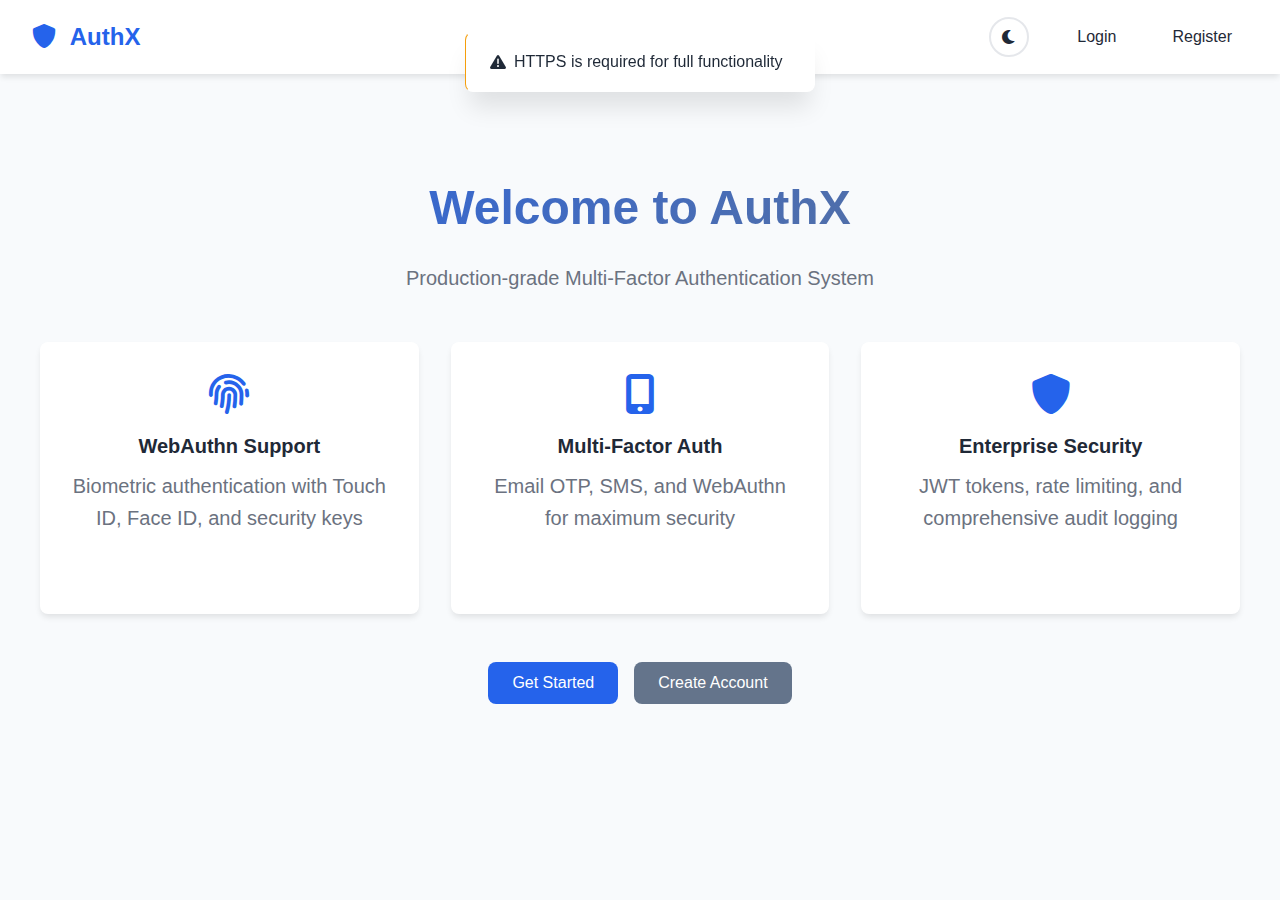
<file: frontend/index.html>
<!DOCTYPE html>
<html lang="en">
<head>
    <meta charset="UTF-8">
    <meta name="viewport" content="width=device-width, initial-scale=1.0">
    <title>AuthX - Secure Authentication System</title>
    <link rel="stylesheet" href="css/style.css">
    <link href="https://cdnjs.cloudflare.com/ajax/libs/font-awesome/6.0.0/css/all.min.css" rel="stylesheet">
</head>
<body>
    <div class="container">
        <!-- Navigation -->
        <nav class="navbar" id="navbar">
            <div class="nav-brand" onclick="showHome()" style="cursor: pointer;" title="Go to Home">
                <h1><i class="fas fa-shield-alt"></i> AuthX</h1>
            </div>
            <div class="nav-menu" id="nav-menu">
                <button class="theme-toggle" onclick="toggleTheme()" title="Toggle Dark/Light Mode">
                    <i class="fas fa-moon" id="theme-icon"></i>
                </button>
                <a href="#" class="nav-link" onclick="showLogin()">Login</a>
                <a href="#" class="nav-link" onclick="showRegister()">Register</a>
                <a href="#" class="nav-link" onclick="showDashboard()" id="dashboard-link" style="display: none;">Dashboard</a>
                <a href="#" class="nav-link" onclick="showAdmin()" id="admin-link" style="display: none;">Admin</a>
                <a href="#" class="nav-link" onclick="logout()" id="logout-link" style="display: none;">Logout</a>
            </div>
        </nav>

        <!-- Main Content -->
        <main class="main-content">
            <!-- Welcome Section -->
            <section id="welcome-section" class="section active">
                <div class="hero">
                    <h1>Welcome to AuthX</h1>
                    <p>Production-grade Multi-Factor Authentication System</p>
                    <div class="features">
                        <div class="feature-card">
                            <i class="fas fa-fingerprint"></i>
                            <h3>WebAuthn Support</h3>
                            <p>Biometric authentication with Touch ID, Face ID, and security keys</p>
                        </div>
                        <div class="feature-card">
                            <i class="fas fa-mobile-alt"></i>
                            <h3>Multi-Factor Auth</h3>
                            <p>Email OTP, SMS, and WebAuthn for maximum security</p>
                        </div>
                        <div class="feature-card">
                            <i class="fas fa-shield-alt"></i>
                            <h3>Enterprise Security</h3>
                            <p>JWT tokens, rate limiting, and comprehensive audit logging</p>
                        </div>
                    </div>
                    <div class="cta-buttons">
                        <button class="btn btn-primary" onclick="showLogin()">Get Started</button>
                        <button class="btn btn-secondary" onclick="showRegister()">Create Account</button>
                    </div>
                </div>
            </section>

            <!-- Login Section -->
            <section id="login-section" class="section">
                <div class="auth-container">
                    <div class="auth-card">
                        <h2><i class="fas fa-sign-in-alt"></i> Sign In</h2>
                        <form id="login-form">
                            <div class="form-group">
                                <label for="login-email">Email</label>
                                <input type="email" id="login-email" required>
                            </div>
                            <div class="form-group">
                                <label for="login-password">Password</label>
                                <input type="password" id="login-password" required>
                            </div>
                            <button type="submit" class="btn btn-primary">Sign In</button>
                        </form>
                        <div class="auth-links">
                            <p><a href="#" onclick="showForgotPassword()">Forgot your password?</a></p>
                            <p>Don't have an account? <a href="#" onclick="showRegister()">Sign up</a></p>
                        </div>
                    </div>
                </div>
            </section>

            <!-- Register Section -->
            <section id="register-section" class="section">
                <div class="auth-container">
                    <div class="auth-card">
                        <h2><i class="fas fa-user-plus"></i> Create Account</h2>
                        <form id="register-form">
                            <div class="form-group">
                                <label for="register-username">Username</label>
                                <input type="text" id="register-username" required>
                            </div>
                            <div class="form-group">
                                <label for="register-email">Email</label>
                                <input type="email" id="register-email" required>
                            </div>
                            <div class="form-group">
                                <label for="register-password">Password</label>
                                <input type="password" id="register-password" required>
                            </div>
                            <div class="form-group">
                                <label for="register-phone">Phone Number</label>
                                <input type="tel" id="register-phone" placeholder="+1234567890">
                            </div>
                            <button type="submit" class="btn btn-primary">Create Account</button>
                        </form>
                        <div class="auth-links">
                            <p>Already have an account? <a href="#" onclick="showLogin()">Sign in</a></p>
                        </div>
                    </div>
                </div>
            </section>

            <!-- Forgot Password Section -->
            <section id="forgot-password-section" class="section">
                <div class="auth-container">
                    <div class="auth-card">
                        <h2><i class="fas fa-key"></i> Reset Password</h2>
                        <p>Enter your email address and we'll send you a link to reset your password.</p>
                        <form id="forgot-password-form">
                            <div class="form-group">
                                <label for="forgot-email">Email</label>
                                <input type="email" id="forgot-email" required>
                            </div>
                            <button type="submit" class="btn btn-primary">Send Reset Link</button>
                        </form>
                        <div class="auth-links">
                            <p>Remember your password? <a href="#" onclick="showLogin()">Sign in</a></p>
                        </div>
                    </div>
                </div>
            </section>

            <!-- Reset Password Section -->
            <section id="reset-password-section" class="section">
                <div class="auth-container">
                    <div class="auth-card">
                        <h2><i class="fas fa-lock"></i> Set New Password</h2>
                        <p>Please enter your new password below.</p>
                        <form id="reset-password-form">
                            <input type="hidden" id="reset-token">
                            <div class="form-group">
                                <label for="new-password">New Password</label>
                                <input type="password" id="new-password" required minlength="8">
                                <small>Password must be at least 8 characters long</small>
                            </div>
                            <div class="form-group">
                                <label for="confirm-password">Confirm Password</label>
                                <input type="password" id="confirm-password" required>
                            </div>
                            <button type="submit" class="btn btn-primary">Update Password</button>
                        </form>
                        <div class="auth-links">
                            <p><a href="#" onclick="showLogin()">Back to login</a></p>
                        </div>
                    </div>
                </div>
            </section>

            <!-- MFA Challenge Section -->
            <section id="mfa-section" class="section">
                <div class="auth-container">
                    <div class="auth-card">
                        <h2><i class="fas fa-shield-alt"></i> Multi-Factor Authentication</h2>
                        
                        <!-- Method Selection View -->
                        <div id="mfa-method-selection" class="mfa-method-selection">
                            <h3>Available Authentication Methods</h3>
                            <div class="mfa-methods-grid" id="mfa-methods-container">
                                <!-- Methods will be loaded here dynamically -->
                            </div>
                        </div>

                        <!-- Verification View -->
                        <div id="mfa-verification-view" class="mfa-verification-view" style="display: none;">
                            <div class="verification-header">
                                <button class="btn btn-secondary btn-back" onclick="backToMethodSelection()">
                                    <i class="fas fa-arrow-left"></i> Back
                                </button>
                                <h3 id="verification-title">Verify Authentication</h3>
                            </div>
                            
                            <!-- WebAuthn Verification -->
                            <div id="webauthn-verification" class="verification-content" style="display: none;">
                                <div class="verification-info">
                                    <i class="fas fa-fingerprint verification-icon"></i>
                                    <h4>WebAuthn Verification</h4>
                                    <p>Use your biometric device or security key to authenticate.</p>
                                </div>
                                <div class="verification-actions">
                                    <button class="btn btn-primary btn-large" onclick="performWebAuthnAuth()">
                                        <i class="fas fa-fingerprint"></i> Authenticate Now
                                    </button>
                                </div>
                            </div>

                            <!-- Email OTP Verification -->
                            <div id="email-otp-verification" class="verification-content" style="display: none;">
                                <div class="verification-info">
                                    <i class="fas fa-envelope verification-icon"></i>
                                    <h4>Email OTP Verification</h4>
                                    <p id="email-otp-description">Enter the 6-digit code sent to your email.</p>
                                </div>
                                <div class="verification-form">
                                    <div class="form-group">
                                        <label for="email-otp-code">Verification Code</label>
                                        <input type="text" id="email-otp-code" placeholder="Enter 6-digit code" maxlength="6" class="otp-input">
                                    </div>
                                    <div class="verification-actions">
                                        <button class="btn btn-primary" onclick="verifyEmailOTP()">
                                            <i class="fas fa-check"></i> Verify Code
                                        </button>
                                        <button class="btn btn-secondary" onclick="sendEmailOTP()">
                                            <i class="fas fa-redo"></i> Resend Code
                                        </button>
                                    </div>
                                </div>
                            </div>

                            <!-- SMS OTP Verification -->
                            <div id="sms-otp-verification" class="verification-content" style="display: none;">
                                <div class="verification-info">
                                    <i class="fas fa-sms verification-icon"></i>
                                    <h4>SMS OTP Verification</h4>
                                    <p id="sms-otp-description">Enter the 6-digit code sent to your phone.</p>
                                </div>
                                <div class="verification-form">
                                    <div class="form-group">
                                        <label for="sms-otp-code">Verification Code</label>
                                        <input type="text" id="sms-otp-code" placeholder="Enter 6-digit code" maxlength="6" class="otp-input">
                                    </div>
                                    <div class="verification-actions">
                                        <button class="btn btn-primary" onclick="verifySmsOTP()">
                                            <i class="fas fa-check"></i> Verify Code
                                        </button>
                                        <button class="btn btn-secondary" onclick="sendSmsOTP()">
                                            <i class="fas fa-redo"></i> Resend Code
                                        </button>
                                    </div>
                                </div>
                            </div>
                        </div>
                    </div>
                </div>
            </section>

            <!-- Dashboard Section -->
            <section id="dashboard-section" class="section">
                <div class="dashboard-container">
                    <h2><i class="fas fa-tachometer-alt"></i> Dashboard</h2>
                    
                    <!-- User Profile -->
                    <div class="dashboard-card">
                        <div class="profile-header">
                            <h3><i class="fas fa-user"></i> Profile</h3>
                            <div class="profile-actions">
                                <button class="btn btn-primary" onclick="toggleProfileEdit()" id="edit-profile-btn">
                                    <i class="fas fa-edit"></i> Edit Profile
                                </button>
                                <button class="btn btn-secondary" onclick="showChangePasswordModal()">
                                    <i class="fas fa-key"></i> Change Password
                                </button>
                            </div>
                        </div>
                        <div id="user-profile">
                            <!-- User info will be loaded here -->
                        </div>
                    </div>

                    <!-- MFA Management -->
                    <div class="dashboard-card">
                        <h3><i class="fas fa-shield-alt"></i> Multi-Factor Authentication</h3>
                        <div id="mfa-status">
                            <!-- MFA status will be loaded here -->
                        </div>
                        
                        <div class="mfa-actions">
                            <button class="btn btn-primary" onclick="showWebAuthnSetup()" id="setup-webauthn-btn">
                                <i class="fas fa-fingerprint"></i> Setup WebAuthn
                            </button>
                            <button class="btn btn-secondary" onclick="testEmailOTP()">
                                <i class="fas fa-envelope"></i> Test Email OTP
                            </button>
                            <button class="btn btn-secondary" onclick="toggleMFA()" id="toggle-mfa-btn">
                                <i class="fas fa-power-off"></i> Toggle MFA
                            </button>
                        </div>
                    </div>

                    <!-- WebAuthn Credentials -->
                    <div class="dashboard-card">
                        <h3><i class="fas fa-key"></i> WebAuthn Credentials</h3>
                        <div id="webauthn-credentials">
                            <!-- Credentials will be loaded here -->
                        </div>
                        <button class="btn btn-primary" onclick="addWebAuthnCredential()">
                            <i class="fas fa-plus"></i> Add New Credential
                        </button>
                    </div>

<!-- Audit Logs -->
                    <div class="dashboard-card">
                        <h3><i class="fas fa-history"></i> Recent Activity</h3>
                        <div id="audit-logs">
                            <!-- Audit logs will be loaded here -->
                        </div>
                    </div>
                </div>
            </section>

            <!-- Admin Section -->
            <section id="admin-section" class="section">
                <div class="admin-container">
                    <h2><i class="fas fa-cogs"></i> Administration Panel</h2>
                    
                    <!-- Admin Navigation -->
                    <div class="admin-nav">
                        <button class="admin-tab-btn active" onclick="showAdminTab('dashboard')">
                            <i class="fas fa-chart-bar"></i> Dashboard
                        </button>
                        <button class="admin-tab-btn" onclick="showAdminTab('users')">
                            <i class="fas fa-users"></i> Users
                        </button>
                        <button class="admin-tab-btn" onclick="showAdminTab('roles')">
                            <i class="fas fa-user-tag"></i> Roles
                        </button>
                        <button class="admin-tab-btn" onclick="showAdminTab('audit')">
                            <i class="fas fa-history"></i> Audit Logs
                        </button>
                        <button class="admin-tab-btn" onclick="showAdminTab('system')">
                            <i class="fas fa-server"></i> System
                        </button>
                    </div>

                    <!-- Admin Dashboard Tab -->
                    <div id="admin-dashboard-tab" class="admin-tab active">
                        <div class="admin-stats">
                            <div class="stat-card">
                                <i class="fas fa-users"></i>
                                <div class="stat-info">
                                    <h3 id="total-users">-</h3>
                                    <p>Total Users</p>
                                </div>
                            </div>
                            <div class="stat-card">
                                <i class="fas fa-user-check"></i>
                                <div class="stat-info">
                                    <h3 id="active-users">-</h3>
                                    <p>Active Users</p>
                                </div>
                            </div>
                            <div class="stat-card">
                                <i class="fas fa-lock"></i>
                                <div class="stat-info">
                                    <h3 id="locked-users">-</h3>
                                    <p>Locked Users</p>
                                </div>
                            </div>
                            <div class="stat-card">
                                <i class="fas fa-shield-alt"></i>
                                <div class="stat-info">
                                    <h3 id="mfa-users">-</h3>
                                    <p>MFA Enabled</p>
                                </div>
                            </div>
                        </div>
                        
                        <div class="admin-charts">
                            <div class="chart-card">
                                <h4><i class="fas fa-user-tag"></i> Role Distribution</h4>
                                <div id="role-distribution">
                                    <!-- Role stats will be loaded here -->
                                </div>
                            </div>
                            <div class="chart-card">
                                <h4><i class="fas fa-chart-line"></i> System Health</h4>
                                <div id="system-health">
                                    <!-- System health will be loaded here -->
                                </div>
                            </div>
                        </div>
                    </div>

                    <!-- Users Management Tab -->
                    <div id="admin-users-tab" class="admin-tab">
                        <div class="admin-controls">
                            <div class="search-controls">
                                <input type="text" id="user-search" placeholder="Search users..." 
                                       onkeyup="searchUsers()" class="search-input">
                                <select id="status-filter" onchange="filterUsers()" class="filter-select">
                                    <option value="">All Status</option>
                                    <option value="ACTIVE">Active</option>
                                    <option value="LOCKED">Locked</option>
                                </select>
                            </div>
                            <div class="bulk-actions">
                                <button class="btn btn-secondary" onclick="selectAllUsers()">
                                    <i class="fas fa-check-square"></i> Select All
                                </button>
                                <button class="btn btn-warning" onclick="bulkUpdateStatus()">
                                    <i class="fas fa-edit"></i> Bulk Status
                                </button>
                                <button class="btn btn-success" onclick="bulkUnlockUsers()">
                                    <i class="fas fa-unlock"></i> Bulk Unlock
                                </button>
                            </div>
                        </div>
                        
                        <div class="users-table-container">
                            <table id="users-table" class="admin-table">
                                <thead>
                                    <tr>
                                        <th><input type="checkbox" id="select-all-checkbox" onchange="toggleAllUsers()"></th>
                                        <th>ID</th>
                                        <th>Username</th>
                                        <th>Email</th>
                                        <th>Status</th>
                                        <th>MFA</th>
                                        <th>Last Login</th>
                                        <th>Actions</th>
                                    </tr>
                                </thead>
                                <tbody id="users-table-body">
                                    <!-- Users will be loaded here -->
                                </tbody>
                            </table>
                        </div>
                        
                        <div class="pagination" id="users-pagination">
                            <!-- Pagination will be loaded here -->
                        </div>
                    </div>

                    <!-- Roles Management Tab -->
                    <div id="admin-roles-tab" class="admin-tab">
                        <div class="admin-controls">
                            <button class="btn btn-primary" onclick="showCreateRoleModal()">
                                <i class="fas fa-plus"></i> Create Role
                            </button>
                        </div>
                        
                        <div class="roles-grid" id="roles-grid">
                            <!-- Roles will be loaded here -->
                        </div>
                    </div>

                    <!-- Audit Logs Tab -->
                    <div id="admin-audit-tab" class="admin-tab">
                        <div class="admin-controls">
                            <div class="audit-filters">
                                <select id="event-type-filter" onchange="filterAuditLogs()" class="filter-select">
                                    <option value="">All Events</option>
                                    <!-- Event types will be loaded dynamically -->
                                </select>
                                <input type="date" id="start-date-filter" onchange="filterAuditLogs()" class="date-filter">
                                <input type="date" id="end-date-filter" onchange="filterAuditLogs()" class="date-filter">
                                <button class="btn btn-secondary" onclick="clearAuditFilters()">
                                    <i class="fas fa-times"></i> Clear
                                </button>
                            </div>
                        </div>
                        
                        <div class="audit-table-container">
                            <table id="audit-table" class="admin-table">
                                <thead>
                                    <tr>
                                        <th>Timestamp</th>
                                        <th>User</th>
                                        <th>Event Type</th>
                                        <th>Description</th>
                                        <th>IP Address</th>
                                    </tr>
                                </thead>
                                <tbody id="audit-table-body">
                                    <!-- Audit logs will be loaded here -->
                                </tbody>
                            </table>
                        </div>
                        
                        <div class="pagination" id="audit-pagination">
                            <!-- Pagination will be loaded here -->
                        </div>
                    </div>

                    <!-- System Tab -->
                    <div id="admin-system-tab" class="admin-tab">
                        <div class="system-info">
                            <div class="system-card">
                                <h4><i class="fas fa-database"></i> Database Status</h4>
                                <div id="database-status">
                                    <!-- Database status will be loaded here -->
                                </div>
                            </div>
                            <div class="system-card">
                                <h4><i class="fas fa-memory"></i> Memory Usage</h4>
                                <div id="memory-usage">
                                    <!-- Memory usage will be loaded here -->
                                </div>
                            </div>
                            <div class="system-card">
                                <h4><i class="fas fa-activity"></i> Recent Activity</h4>
                                <div id="recent-activity">
                                    <!-- Recent activity will be loaded here -->
                                </div>
                            </div>
                        </div>
                        
                        <div class="system-actions">
                            <button class="btn btn-warning" onclick="refreshSystemHealth()">
                                <i class="fas fa-sync"></i> Refresh Health
                            </button>
                        </div>
                    </div>
                </div>
            </section>
        </main>

        <!-- Modals -->
        <!-- WebAuthn Setup Modal -->
        <div id="webauthn-modal" class="modal">
            <div class="modal-content">
                <span class="close" onclick="closeModal('webauthn-modal')">&times;</span>
                <h3><i class="fas fa-fingerprint"></i> Setup Biometric Authentication</h3>
                <p>Set up secure biometric authentication using your device's built-in security features.</p>
                
                <!-- Authenticator Type Selection -->
                <div class="form-group">
                    <label>Authentication Method</label>
                    <div class="radio-group">
                        <label class="radio-label">
                            <input type="radio" name="authenticator-type" value="platform" checked>
                            <span><i class="fas fa-fingerprint"></i> Device Biometrics (Fingerprint/Face ID)</span>
                            <small>Use your device's built-in fingerprint or face recognition</small>
                        </label>
                        <label class="radio-label">
                            <input type="radio" name="authenticator-type" value="cross-platform">
                            <span><i class="fas fa-usb"></i> Security Key/Passkey</span>
                            <small>Use a USB security key or cloud-synced passkey</small>
                        </label>
                    </div>
                </div>

                <div class="form-group">
                    <label for="credential-nickname">Device Nickname</label>
                    <input type="text" id="credential-nickname" placeholder="e.g., My MacBook TouchID">
                    <small>Give this credential a memorable name</small>
                </div>
                
                <div class="info-box">
                    <i class="fas fa-info-circle"></i>
                    <div>
                        <strong>What happens next?</strong>
                        <p id="webauthn-instruction">Your browser will prompt you to use your device's fingerprint or face recognition to create a secure credential.</p>
                    </div>
                </div>

                <button class="btn btn-primary" onclick="registerWebAuthn()">
                    <i class="fas fa-fingerprint"></i> <span id="register-btn-text">Setup Biometric Authentication</span>
                </button>
            </div>
        </div>

        <!-- Admin Modals -->
        <!-- Create Role Modal -->
        <div id="create-role-modal" class="modal">
            <div class="modal-content">
                <span class="close" onclick="closeModal('create-role-modal')">&times;</span>
                <h3><i class="fas fa-user-tag"></i> Create New Role</h3>
                <form id="create-role-form">
                    <div class="form-group">
                        <label for="role-name">Role Name</label>
                        <input type="text" id="role-name" placeholder="e.g., MODERATOR" required>
                    </div>
                    <div class="form-group">
                        <label for="role-description">Description</label>
                        <textarea id="role-description" placeholder="Role description..." required></textarea>
                    </div>
                    <div class="modal-actions">
                        <button type="button" class="btn btn-secondary" onclick="closeModal('create-role-modal')">Cancel</button>
                        <button type="submit" class="btn btn-primary">Create Role</button>
                    </div>
                </form>
            </div>
        </div>

        <!-- Edit User Modal -->
        <div id="edit-user-modal" class="modal">
            <div class="modal-content">
                <span class="close" onclick="closeModal('edit-user-modal')">&times;</span>
                <h3><i class="fas fa-user-edit"></i> Edit User</h3>
                <form id="edit-user-form">
                    <input type="hidden" id="edit-user-id">
                    <input type="hidden" id="edit-user-email">
                    
                    <!-- Status Management -->
                    <div class="form-group">
                        <label for="edit-user-status">User Status</label>
                        <select id="edit-user-status" required>
                            <option value="ACTIVE">Active - Can login and use the system</option>
                            <option value="LOCKED">Locked - Cannot login (blocked access)</option>
                        </select>
                        <small class="form-help">
                            <strong>Active:</strong> User has normal access to the system<br>
                            <strong>Locked:</strong> User cannot login and is completely blocked from accessing the system
                        </small>
                    </div>

                    <!-- Quick Actions -->
                    <div class="form-group">
                        <label>Quick Actions</label>
                        <div class="quick-actions">
                            <button type="button" class="btn btn-sm btn-success" onclick="AdminPanel.quickUnlockUser()">
                                <i class="fas fa-unlock"></i> Unlock & Reset Failed Attempts
                            </button>
                            <button type="button" class="btn btn-sm btn-warning" onclick="AdminPanel.resetUserRateLimit()">
                                <i class="fas fa-clock"></i> Reset Rate Limits
                            </button>
                            <button type="button" class="btn btn-sm btn-info" onclick="AdminPanel.activateUser()">
                                <i class="fas fa-check"></i> Activate User
                            </button>
                        </div>
                        <small class="form-help">
                            These actions are applied immediately and don't require saving the form.
                        </small>
                    </div>

                    <!-- Role Management -->
                    <div class="form-group">
                        <label for="edit-user-roles">Roles</label>
                        <div id="edit-user-roles" class="checkbox-group">
                            <!-- Roles will be loaded dynamically -->
                        </div>
                    </div>

                    <div class="modal-actions">
                        <button type="button" class="btn btn-secondary" onclick="closeModal('edit-user-modal')">Cancel</button>
                        <button type="submit" class="btn btn-primary">Save Changes</button>
                    </div>
                </form>
            </div>
        </div>

        <!-- Bulk Status Modal -->
        <div id="bulk-status-modal" class="modal">
            <div class="modal-content">
                <span class="close" onclick="closeModal('bulk-status-modal')">&times;</span>
                <h3><i class="fas fa-users-cog"></i> Bulk Update Status</h3>
                <p>Update status for <span id="selected-user-count">0</span> selected users.</p>
                <div class="form-group">
                    <label for="bulk-status">New Status</label>
                    <select id="bulk-status" required>
                        <option value="ACTIVE">Active - Can login and use the system</option>
                        <option value="LOCKED">Locked - Cannot login (blocked access)</option>
                    </select>
                </div>
                <div class="modal-actions">
                    <button type="button" class="btn btn-secondary" onclick="closeModal('bulk-status-modal')">Cancel</button>
                    <button type="button" class="btn btn-warning" onclick="confirmBulkStatusUpdate()">Update Status</button>
                </div>
            </div>
        </div>

        <!-- MFA Verification Modal for Password Change -->
        <div id="mfa-password-modal" class="modal">
            <div class="modal-content">
                <span class="close" onclick="closeModal('mfa-password-modal')">&times;</span>
                <h3><i class="fas fa-shield-alt"></i> MFA Verification Required</h3>
                <p>Since MFA is enabled on your account, please provide verification to change your password.</p>
                
                <form id="mfa-password-form">
                    <div class="form-group">
                        <label for="mfa-password-method">
                            <i class="fas fa-star"></i>
                            Verification Method
                        </label>
                        <select id="mfa-password-method" name="mfaMethod" required>
                            <option value="">Use preferred method (recommended)</option>
                            <option value="OTP_EMAIL">Email OTP</option>
                            <option value="OTP_SMS">SMS OTP</option>
                            <option value="WEBAUTHN">WebAuthn</option>
                        </select>
                    </div>
                    
                    <div id="mfa-password-otp-section" class="otp-section" style="display: none;">
                        <div class="form-group">
                            <label for="mfa-password-code">
                                <i class="fas fa-shield-alt"></i>
                                Verification Code
                            </label>
                            <input type="text" id="mfa-password-code" name="mfaCode" placeholder="Enter 6-digit code" maxlength="6">
                        </div>
                        <button type="button" class="btn btn-secondary" onclick="sendMfaCodeForPasswordChange()">
                            <i class="fas fa-paper-plane"></i> Send Code
                        </button>
                    </div>
                    
                    <div class="modal-actions">
                        <button type="button" class="btn btn-secondary" onclick="closeModal('mfa-password-modal')">Cancel</button>
                        <button type="submit" class="btn btn-primary">
                            <i class="fas fa-check"></i> Verify & Change Password
                        </button>
                    </div>
                </form>
            </div>
        </div>

        <!-- Change Password Modal -->
        <div id="change-password-modal" class="modal">
            <div class="modal-content">
                <span class="close" onclick="closeModal('change-password-modal')">&times;</span>
                <h3><i class="fas fa-key"></i> Change Password</h3>
                <p>Update your account password securely.</p>
                
                <form id="change-password-form" class="change-password-form">
                    <div class="form-group">
                        <label for="current-password">
                            <i class="fas fa-lock"></i>
                            Current Password
                        </label>
                        <input type="password" id="current-password" name="currentPassword" required>
                    </div>
                    <div class="form-group">
                        <label for="new-password-change">
                            <i class="fas fa-key"></i>
                            New Password
                        </label>
                        <input type="password" id="new-password-change" name="newPassword" required minlength="8">
                        <small class="form-help">Password must be at least 8 characters long</small>
                    </div>
                    <div class="form-group">
                        <label for="confirm-new-password">
                            <i class="fas fa-check"></i>
                            Confirm New Password
                        </label>
                        <input type="password" id="confirm-new-password" required>
                    </div>
                    
                    <div class="modal-actions">
                        <button type="button" class="btn btn-secondary" onclick="closeModal('change-password-modal')">Cancel</button>
                        <button type="submit" class="btn btn-primary">
                            <i class="fas fa-save"></i> Change Password
                        </button>
                    </div>
                </form>
            </div>
        </div>

        <!-- Loading Overlay -->
        <div id="loading-overlay" class="loading-overlay">
            <div class="loading-spinner">
                <i class="fas fa-spinner fa-spin"></i>
                <p>Processing...</p>
            </div>
        </div>

        <!-- Toast Notifications -->
        <div id="toast-container" class="toast-container"></div>
    </div>

    <!-- Preferred MFA Method Modal -->
    <div id="preferred-method-modal" class="modal">
        <div class="modal-content">
            <span class="close" onclick="closeModal('preferred-method-modal')">&times;</span>
            <h3><i class="fas fa-star"></i> Preferred Authentication Method</h3>
            <p>Choose your default method for multi-factor authentication:</p>
            
            <div class="preferred-method-options">
                <label class="method-option">
                    <input type="radio" name="modal-preferred-method" value="OTP_EMAIL">
                    <span class="method-info">
                        <i class="fas fa-envelope"></i>
                        <div>
                            <strong>Email OTP</strong>
                            <small>Receive codes via email</small>
                        </div>
                    </span>
                </label>
                <label class="method-option">
                    <input type="radio" name="modal-preferred-method" value="OTP_SMS">
                    <span class="method-info">
                        <i class="fas fa-sms"></i>
                        <div>
                            <strong>SMS OTP</strong>
                            <small>Receive codes via text message</small>
                        </div>
                    </span>
                </label>
                <label class="method-option">
                    <input type="radio" name="modal-preferred-method" value="WEBAUTHN">
                    <span class="method-info">
                        <i class="fas fa-fingerprint"></i>
                        <div>
                            <strong>WebAuthn</strong>
                            <small>Biometric or security key</small>
                        </div>
                    </span>
                </label>
            </div>
            
            <div class="modal-actions">
                <button type="button" class="btn btn-secondary" onclick="closeModal('preferred-method-modal')">Cancel</button>
                <button type="button" class="btn btn-primary" onclick="updatePreferredMethodFromModal()" id="modal-update-preferred-btn">
                    <i class="fas fa-check"></i> Update Preferred Method
                </button>
            </div>
        </div>
    </div>

    <!-- Scripts -->
    <script src="js/config.js"></script>
    <script src="js/auth.js"></script>
    <script src="js/webauthn.js"></script>
    <script src="js/dashboard.js"></script>
    <script src="js/admin.js"></script>
    <script src="js/auth-password.js"></script>
    <script src="js/utils.js"></script>
    <script src="js/app.js"></script>
</body>
</html>
</file>
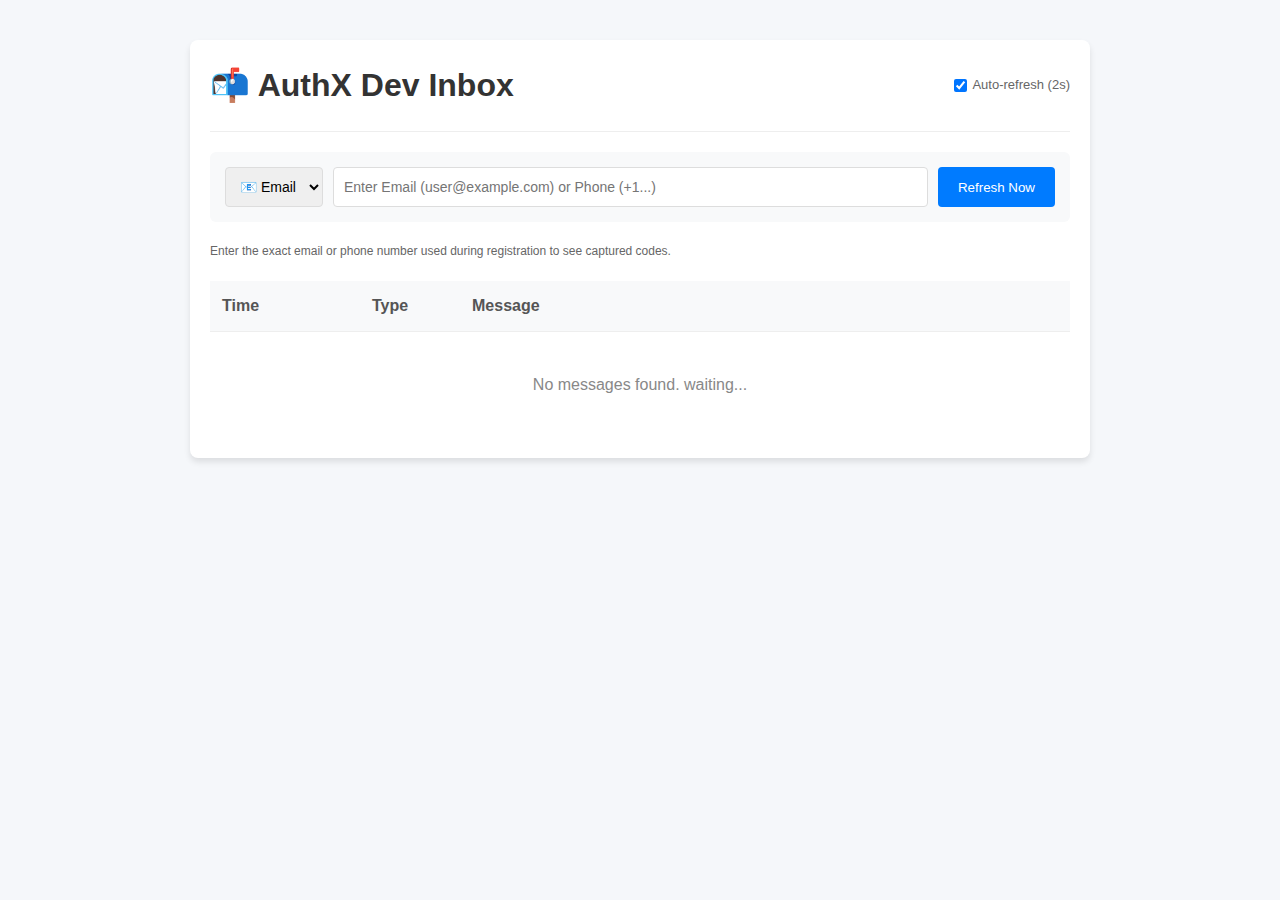
<file: frontend/mock-inbox.html>
<!DOCTYPE html>
<html lang="en">

<head>
    <meta charset="UTF-8">
    <meta name="viewport" content="width=device-width, initial-scale=1.0">
    <title>AuthX - Dev Inbox</title>
    <link rel="stylesheet" href="css/style.css">
    <style>
        body {
            background-color: #f5f7fa;
            color: #333;
        }

        .inbox-container {
            max-width: 900px;
            margin: 40px auto;
            padding: 20px;
            background: white;
            border-radius: 8px;
            box-shadow: 0 4px 6px rgba(0, 0, 0, 0.1);
        }

        .header {
            display: flex;
            justify-content: space-between;
            align-items: center;
            margin-bottom: 20px;
            padding-bottom: 20px;
            border-bottom: 1px solid #eee;
        }

        .controls {
            display: flex;
            gap: 10px;
            margin-bottom: 20px;
            background: #f8f9fa;
            padding: 15px;
            border-radius: 6px;
        }

        input,
        select {
            padding: 10px;
            border: 1px solid #ddd;
            border-radius: 4px;
            font-size: 14px;
        }

        input {
            flex-grow: 1;
        }

        button {
            padding: 10px 20px;
            background: #007bff;
            color: white;
            border: none;
            border-radius: 4px;
            cursor: pointer;
            font-weight: 500;
        }

        button:hover {
            background: #0056b3;
        }

        button.secondary {
            background: #6c757d;
        }

        button.secondary:hover {
            background: #5a6268;
        }

        table {
            width: 100%;
            border-collapse: collapse;
            margin-top: 20px;
        }

        th,
        td {
            text-align: left;
            padding: 12px;
            border-bottom: 1px solid #eee;
        }

        th {
            background-color: #f8f9fa;
            font-weight: 600;
            color: #555;
        }

        tr:hover {
            background-color: #f8f9fa;
        }

        .message-content {
            white-space: pre-wrap;
            font-family: monospace;
            font-size: 13px;
            color: #444;
            max-width: 500px;
        }

        .empty-state {
            text-align: center;
            padding: 40px;
            color: #888;
        }

        .badge {
            padding: 4px 8px;
            border-radius: 4px;
            font-size: 12px;
            font-weight: bold;
        }

        .badge-email {
            background: #e3f2fd;
            color: #1976d2;
        }

        .badge-sms {
            background: #e8f5e9;
            color: #2e7d32;
        }

        .auto-refresh {
            display: flex;
            align-items: center;
            gap: 5px;
            font-size: 13px;
            color: #666;
        }

        .hint {
            font-size: 12px;
            color: #666;
            margin-top: 5px;
        }
    </style>
</head>

<body>
    <div class="inbox-container">
        <div class="header">
            <h1>📬 AuthX Dev Inbox</h1>
            <div class="auto-refresh">
                <input type="checkbox" id="autoRefresh" checked>
                <label for="autoRefresh">Auto-refresh (2s)</label>
            </div>
        </div>

        <div class="controls">
            <select id="inboxType">
                <option value="email">📧 Email</option>
                <option value="sms">📱 SMS</option>
            </select>
            <input type="text" id="identifier" placeholder="Enter Email (user@example.com) or Phone (+1...)" />
            <button onclick="fetchMessages()">Refresh Now</button>
        </div>
        <div class="hint">Enter the exact email or phone number used during registration to see captured codes.</div>

        <table id="messageTable">
            <thead>
                <tr>
                    <th style="width: 150px">Time</th>
                    <th style="width: 100px">Type</th>
                    <th>Message</th>
                </tr>
            </thead>
            <tbody id="messageList">
                <!-- Messages will appear here -->
            </tbody>
        </table>
        <div id="emptyState" class="empty-state">
            No messages found. waiting...
        </div>
    </div>

    <script src="js/config.js"></script>
    <script>
        // Load last used values
        document.getElementById('identifier').value = localStorage.getItem('mock_identifier') || '';
        document.getElementById('inboxType').value = localStorage.getItem('mock_type') || 'email';

        let refreshInterval;

        function startAutoRefresh() {
            if (refreshInterval) clearInterval(refreshInterval);
            refreshInterval = setInterval(() => {
                if (document.getElementById('autoRefresh').checked) {
                    fetchMessages(true);
                }
            }, 2000);
        }

        async function fetchMessages(isAuto = false) {
            const identifier = document.getElementById('identifier').value.trim();
            const type = document.getElementById('inboxType').value;

            if (!identifier) return;

            // Save for convenience
            if (!isAuto) {
                localStorage.setItem('mock_identifier', identifier);
                localStorage.setItem('mock_type', type);
            }

            try {
                const url = `${CONFIG.API_BASE_URL}/dev/inbox?identifier=${encodeURIComponent(identifier)}&type=${type}`;
                const response = await fetch(url);

                if (!response.ok) throw new Error('Failed to fetch');

                const messages = await response.json();
                renderMessages(messages, type);
            } catch (error) {
                console.error('Error fetching inbox:', error);
            }
        }

        function renderMessages(messages, type) {
            const tbody = document.getElementById('messageList');
            const emptyState = document.getElementById('emptyState');

            if (!messages || messages.length === 0) {
                tbody.innerHTML = '';
                emptyState.style.display = 'block';
                return;
            }

            emptyState.style.display = 'none';
            // Sort by time desc (assuming backend returns roughly chronological but we want newest first)
            // Backend sends lrange 0 -1 (oldest to newest usually for list push/pop logic, depends)
            // List: leftPush -> index 0 is NEWEST. So index 0 is newest.
            // Backend returns list directly. So index 0 is newest.

            tbody.innerHTML = messages.map(msg => {
                const badgeClass = msg.type === 'EMAIL' ? 'badge-email' : 'badge-sms';
                const date = new Date(msg.timestamp).toLocaleString();

                // Extract OTP for highlighting if possible
                let content = msg.content;
                // Simple highlight for 6-digit codes
                content = content.replace(/\b(\d{6})\b/g, '<strong style="background: #fff3cd; padding: 2px 4px; border-radius: 4px;">$1</strong>');

                return `
                    <tr>
                        <td>${date}</td>
                        <td><span class="badge ${badgeClass}">${msg.type}</span></td>
                        <td class="message-content">
                            ${msg.subject ? `<div style="font-weight:bold;margin-bottom:5px">${msg.subject}</div>` : ''}
                            ${content}
                        </td>
                    </tr>
                `;
            }).join('');
        }

        // Start polling
        startAutoRefresh();

        // Listen for enter key
        document.getElementById('identifier').addEventListener('keypress', (e) => {
            if (e.key === 'Enter') fetchMessages();
        });
    </script>
</body>

</html>
</file>
<file: frontend/css/style.css>
/* AuthX Frontend Styles */

/* CSS Variables for consistent theming */
:root {
    --primary-color: #2563eb;
    --primary-hover: #1d4ed8;
    --secondary-color: #64748b;
    --success-color: #10b981;
    --warning-color: #f59e0b;
    --error-color: #ef4444;
    --background-color: #f8fafc;
    --card-background: #ffffff;
    --text-color: #1f2937;
    --text-muted: #6b7280;
    --border-color: #e5e7eb;
    --border-radius: 8px;
    --shadow: 0 4px 6px -1px rgba(0, 0, 0, 0.1);
    --shadow-lg: 0 20px 25px -5px rgba(0, 0, 0, 0.1);
}

/* Dark mode support */
@media (prefers-color-scheme: dark) {
    :root {
        --background-color: #0f172a;
        --card-background: #1e293b;
        --text-color: #f1f5f9;
        --text-muted: #94a3b8;
        --border-color: #334155;
    }
}

/* Reset and base styles */
* {
    margin: 0;
    padding: 0;
    box-sizing: border-box;
}

body {
    font-family: -apple-system, BlinkMacSystemFont, 'Segoe UI', Roboto, Oxygen, Ubuntu, Cantarell, sans-serif;
    background-color: var(--background-color);
    color: var(--text-color);
    line-height: 1.6;
    transition: all 0.3s ease;
}

.container {
    min-height: 100vh;
}

/* Navigation */
.navbar {
    background: var(--card-background);
    box-shadow: var(--shadow);
    padding: 1rem 2rem;
    display: flex;
    justify-content: space-between;
    align-items: center;
    position: sticky;
    top: 0;
    z-index: 100;
}

.nav-brand h1 {
    color: var(--primary-color);
    font-size: 1.5rem;
    font-weight: 700;
}

.nav-brand i {
    margin-right: 0.5rem;
}

.nav-menu {
    display: flex;
    gap: 1.5rem;
    align-items: center;
}

/* Theme Toggle Button */
.theme-toggle {
    background: none;
    border: 2px solid var(--border-color);
    border-radius: 50%;
    width: 40px;
    height: 40px;
    display: flex;
    align-items: center;
    justify-content: center;
    cursor: pointer;
    color: var(--text-color);
    transition: all 0.3s ease;
    margin-right: 0.5rem;
}

.theme-toggle:hover {
    background-color: var(--primary-color);
    color: white;
    transform: scale(1.05);
    border-color: var(--primary-color);
}

.theme-toggle i {
    font-size: 1rem;
    transition: transform 0.3s ease;
}

.theme-toggle:active i {
    transform: rotate(180deg);
}

.nav-link {
    text-decoration: none;
    color: var(--text-color);
    font-weight: 500;
    padding: 0.5rem 1rem;
    border-radius: var(--border-radius);
    transition: all 0.3s ease;
}

.nav-link:hover {
    background-color: var(--background-color);
    color: var(--primary-color);
}

/* Main content */
.main-content {
    padding: 2rem;
}

.section {
    display: none;
}

.section.active {
    display: block;
}

/* Hero section */
.hero {
    text-align: center;
    max-width: 1200px;
    margin: 0 auto;
    padding: 4rem 0;
}

.hero h1 {
    font-size: 3rem;
    font-weight: 800;
    margin-bottom: 1rem;
    background: linear-gradient(135deg, var(--primary-color), var(--secondary-color));
    -webkit-background-clip: text;
    -webkit-text-fill-color: transparent;
    background-clip: text;
}

.hero p {
    font-size: 1.25rem;
    color: var(--text-muted);
    margin-bottom: 3rem;
}

.features {
    display: grid;
    grid-template-columns: repeat(auto-fit, minmax(300px, 1fr));
    gap: 2rem;
    margin: 3rem 0;
}

.feature-card {
    background: var(--card-background);
    padding: 2rem;
    border-radius: var(--border-radius);
    box-shadow: var(--shadow);
    transition: transform 0.3s ease, box-shadow 0.3s ease;
}

.feature-card:hover {
    transform: translateY(-4px);
    box-shadow: var(--shadow-lg);
}

.feature-card i {
    font-size: 2.5rem;
    color: var(--primary-color);
    margin-bottom: 1rem;
}

.feature-card h3 {
    font-size: 1.25rem;
    font-weight: 600;
    margin-bottom: 0.5rem;
}

.feature-card p {
    color: var(--text-muted);
}

.cta-buttons {
    display: flex;
    gap: 1rem;
    justify-content: center;
    margin-top: 2rem;
}

/* Authentication sections */
.auth-container {
    display: flex;
    justify-content: center;
    align-items: center;
    min-height: 70vh;
    padding: 1rem;
}

.auth-card {
    background: var(--card-background);
    padding: 2.5rem;
    border-radius: var(--border-radius);
    box-shadow: var(--shadow-lg);
    width: 100%;
    max-width: 400px;
}

.auth-card h2 {
    text-align: center;
    margin-bottom: 2rem;
    color: var(--text-color);
}

.auth-card h2 i {
    margin-right: 0.5rem;
    color: var(--primary-color);
}

/* Forms */
.form-group {
    margin-bottom: 1.5rem;
}

.form-group label {
    display: block;
    margin-bottom: 0.5rem;
    font-weight: 500;
    color: var(--text-color);
}

.form-group input {
    width: 100%;
    padding: 0.75rem;
    border: 2px solid var(--border-color);
    border-radius: var(--border-radius);
    font-size: 1rem;
    transition: border-color 0.3s ease;
    background-color: var(--card-background);
    color: var(--text-color);
}

.form-group input:focus {
    outline: none;
    border-color: var(--primary-color);
}

/* Buttons */
.btn {
    display: inline-flex;
    align-items: center;
    justify-content: center;
    gap: 0.5rem;
    padding: 0.75rem 1.5rem;
    border: none;
    border-radius: var(--border-radius);
    font-size: 1rem;
    font-weight: 500;
    cursor: pointer;
    transition: all 0.3s ease;
    text-decoration: none;
}

.btn-primary {
    background-color: var(--primary-color);
    color: white;
}

.btn-primary:hover {
    background-color: var(--primary-hover);
    transform: translateY(-1px);
}

.btn-secondary {
    background-color: var(--secondary-color);
    color: white;
}

.btn-secondary:hover {
    background-color: #475569;
    transform: translateY(-1px);
}

.btn-success {
    background-color: var(--success-color);
    color: white;
}

.btn-warning {
    background-color: var(--warning-color);
    color: white;
}

.btn-error {
    background-color: var(--error-color);
    color: white;
}

.btn:disabled {
    opacity: 0.6;
    cursor: not-allowed;
    transform: none;
}

/* Auth links */
.auth-links {
    text-align: center;
    margin-top: 1.5rem;
}

.auth-links a {
    color: var(--primary-color);
    text-decoration: none;
    font-weight: 500;
}

.auth-links a:hover {
    text-decoration: underline;
}

/* MFA Options */
.mfa-option {
    background: var(--background-color);
    padding: 1.5rem;
    border-radius: var(--border-radius);
    margin-bottom: 1rem;
    border: 2px solid var(--border-color);
}

.mfa-option h3 {
    margin-bottom: 0.5rem;
    color: var(--text-color);
}

.mfa-option h3 i {
    margin-right: 0.5rem;
    color: var(--primary-color);
}

.mfa-option p {
    color: var(--text-muted);
    margin-bottom: 1rem;
}

/* Dashboard */
.dashboard-container {
    max-width: 1200px;
    margin: 0 auto;
}

.dashboard-container h2 {
    margin-bottom: 2rem;
    color: var(--text-color);
}

.dashboard-card {
    background: var(--card-background);
    padding: 2rem;
    border-radius: var(--border-radius);
    box-shadow: var(--shadow);
    margin-bottom: 2rem;
}

.dashboard-card h3 {
    margin-bottom: 1.5rem;
    color: var(--text-color);
    border-bottom: 2px solid var(--border-color);
    padding-bottom: 0.5rem;
}

.dashboard-card h3 i {
    margin-right: 0.5rem;
    color: var(--primary-color);
}

.mfa-actions {
    display: flex;
    gap: 1rem;
    margin-top: 1rem;
    flex-wrap: wrap;
}

/* Credential items */
.credential-item {
    display: flex;
    justify-content: space-between;
    align-items: center;
    padding: 1rem;
    background: var(--background-color);
    border-radius: var(--border-radius);
    margin-bottom: 0.5rem;
}

.credential-info h4 {
    margin-bottom: 0.25rem;
}

.credential-info p {
    color: var(--text-muted);
    font-size: 0.875rem;
}

.credential-actions {
    display: flex;
    gap: 0.5rem;
}

/* Status badges */
.status-badge {
    display: inline-flex;
    align-items: center;
    gap: 0.25rem;
    padding: 0.25rem 0.75rem;
    border-radius: 9999px;
    font-size: 0.875rem;
    font-weight: 500;
}

.status-enabled {
    background-color: #dcfce7;
    color: #166534;
}

.status-disabled {
    background-color: #fee2e2;
    color: #991b1b;
}

/* Modals */
.modal {
    display: none;
    position: fixed;
    z-index: 1000;
    left: 0;
    top: 0;
    width: 100%;
    height: 100%;
    background-color: rgba(0, 0, 0, 0.5);
    backdrop-filter: blur(4px);
}

.modal-content {
    background-color: var(--card-background);
    margin: 10% auto;
    padding: 2rem;
    border-radius: var(--border-radius);
    width: 90%;
    max-width: 500px;
    position: relative;
    animation: modalFadeIn 0.3s ease;
}

@keyframes modalFadeIn {
    from {
        opacity: 0;
        transform: translateY(-50px);
    }
    to {
        opacity: 1;
        transform: translateY(0);
    }
}

.close {
    position: absolute;
    right: 1rem;
    top: 1rem;
    font-size: 1.5rem;
    cursor: pointer;
    color: var(--text-muted);
}

.close:hover {
    color: var(--text-color);
}

/* Loading overlay */
.loading-overlay {
    display: none;
    position: fixed;
    z-index: 2000;
    left: 0;
    top: 0;
    width: 100%;
    height: 100%;
    background-color: rgba(0, 0, 0, 0.7);
    backdrop-filter: blur(4px);
}

.loading-spinner {
    position: absolute;
    top: 50%;
    left: 50%;
    transform: translate(-50%, -50%);
    text-align: center;
    color: white;
}

.loading-spinner i {
    font-size: 2rem;
    margin-bottom: 1rem;
}

/* Toast notifications */
.toast-container {
    position: fixed;
    top: 2rem;
    left: 50%;
    transform: translateX(-50%);
    z-index: 1500;
    display: flex;
    flex-direction: column;
    align-items: center;
    pointer-events: none; /* Allow clicks through container */
}

.toast {
    background: var(--card-background);
    padding: 1rem 1.5rem;
    border-radius: var(--border-radius);
    box-shadow: var(--shadow-lg);
    margin-bottom: 0.5rem;
    min-width: 350px;
    max-width: 500px;
    animation: slideInFromTop 0.3s ease;
    border-left: 4px solid var(--primary-color);
    pointer-events: auto; /* Re-enable clicks on toast */
    text-align: center;
    backdrop-filter: blur(10px);
    border: 1px solid rgba(255, 255, 255, 0.2);
}

.toast.success {
    border-left-color: var(--success-color);
}

.toast.error {
    border-left-color: var(--error-color);
}

.toast.warning {
    border-left-color: var(--warning-color);
}

@keyframes slideInFromTop {
    from {
        opacity: 0;
        transform: translateY(-100%);
    }
    to {
        opacity: 1;
        transform: translateY(0);
    }
}

@keyframes slideOutToTop {
    from {
        opacity: 1;
        transform: translateY(0);
    }
    to {
        opacity: 0;
        transform: translateY(-100%);
    }
}

/* Responsive design */

/* Tablet range - center the third feature card */
@media (min-width: 769px) and (max-width: 1028px) {
    .features {
        display: grid;
        grid-template-columns: repeat(2, minmax(300px, 1fr));
        gap: 2rem;
        justify-content: center;
        margin: 3rem 0;
    }
    
    .feature-card:nth-child(3) {
        grid-column: 1 / -1;
        max-width: 400px;
        justify-self: center;
    }
}

@media (max-width: 768px) {
    .navbar {
        padding: 1rem;
    }
    
    .nav-menu {
        flex-direction: column;
        gap: 0.5rem;
    }
    
    .hero h1 {
        font-size: 2rem;
    }
    
    .features {
        grid-template-columns: 1fr;
    }
    
    .cta-buttons {
        flex-direction: column;
        align-items: center;
    }
    
    .mfa-actions {
        flex-direction: column;
    }
    
    .credential-item {
        flex-direction: column;
        align-items: flex-start;
        gap: 1rem;
    }
    
    .toast-container {
        top: 1rem;
        left: 50%;
        transform: translateX(-50%);
        width: 90%;
        max-width: 400px;
    }
    
    .toast {
        min-width: auto;
    }
}

/* Accessibility */
@media (prefers-reduced-motion: reduce) {
    * {
        animation-duration: 0.01ms !important;
        animation-iteration-count: 1 !important;
        transition-duration: 0.01ms !important;
    }
}

/* Focus styles for accessibility */
button:focus,
input:focus,
a:focus {
    outline: 2px solid var(--primary-color);
    outline-offset: 2px;
}

/* Dark Theme */
[data-theme="dark"] {
    --primary-color: #60a5fa;
    --secondary-color: #f59e0b;
    --background-color: #111827;
    --surface-color: #1f2937;
    --card-background: #374151;
    --text-color: #f9fafb;
    --text-muted: #9ca3af;
    --border-color: #4b5563;
    --error-color: #ef4444;
    --success-color: #10b981;
    --warning-color: #f59e0b;
}

/* Smooth theme transition */
* {
    transition: background-color 0.3s ease, color 0.3s ease, border-color 0.3s ease;
}

/* High contrast mode support */
@media (prefers-contrast: high) {
    :root {
        --border-color: #000000;
        --text-muted: var(--text-color);
    }
    
    [data-theme="dark"] {
        --border-color: #ffffff;
        --text-muted: var(--text-color);
    }
}

/* Rate Limit Countdown */
.rate-limit-countdown {
    margin-top: 1rem;
}

.rate-limit-countdown .alert {
    padding: 1rem;
    border-radius: 8px;
    border: 1px solid #ffc107;
    background-color: #fff3cd;
    color: #856404;
    text-align: center;
}

.rate-limit-countdown .alert-warning {
    border-color: #ffc107;
    background-color: #fff3cd;
    color: #856404;
}

.rate-limit-countdown .alert i {
    margin-right: 0.5rem;
    font-size: 1.2em;
}

.rate-limit-countdown .alert strong {
    display: block;
    margin-bottom: 0.5rem;
}

.rate-limit-countdown .alert small {
    opacity: 0.8;
    font-style: italic;
}

/* Admin Panel Styles */
.admin-container {
    max-width: 1200px;
    margin: 0 auto;
    padding: 2rem;
}

.admin-nav {
    display: flex;
    gap: 1rem;
    margin-bottom: 2rem;
    border-bottom: 2px solid var(--border-color);
    padding-bottom: 1rem;
}

.admin-tab-btn {
    padding: 0.75rem 1.5rem;
    background: transparent;
    border: none;
    color: var(--text-muted);
    cursor: pointer;
    border-radius: var(--border-radius);
    transition: all 0.3s ease;
    font-weight: 500;
}

.admin-tab-btn:hover {
    background-color: var(--primary-color);
    color: white;
}

.admin-tab-btn.active {
    background-color: var(--primary-color);
    color: white;
}

.admin-tab {
    display: none;
}

.admin-tab.active {
    display: block;
}

/* Admin Dashboard Stats */
.admin-stats {
    display: grid;
    grid-template-columns: repeat(auto-fit, minmax(250px, 1fr));
    gap: 1.5rem;
    margin-bottom: 2rem;
}

.stat-card {
    background: var(--card-background);
    padding: 1.5rem;
    border-radius: var(--border-radius);
    box-shadow: var(--shadow);
    display: flex;
    align-items: center;
    gap: 1rem;
}

.stat-card i {
    font-size: 2rem;
    color: var(--primary-color);
}

.stat-info h3 {
    font-size: 2rem;
    font-weight: bold;
    margin: 0;
}

.stat-info p {
    color: var(--text-muted);
    margin: 0;
}

/* Admin Charts */
.admin-charts {
    display: grid;
    grid-template-columns: repeat(auto-fit, minmax(400px, 1fr));
    gap: 1.5rem;
    margin-bottom: 2rem;
}

.chart-card {
    background: var(--card-background);
    padding: 1.5rem;
    border-radius: var(--border-radius);
    box-shadow: var(--shadow);
}

.chart-card h4 {
    margin-bottom: 1rem;
    color: var(--text-color);
}

.role-stat {
    display: flex;
    justify-content: space-between;
    padding: 0.5rem 0;
    border-bottom: 1px solid var(--border-color);
}

.role-stat:last-child {
    border-bottom: none;
}

.health-item {
    display: flex;
    justify-content: space-between;
    margin-bottom: 0.5rem;
}

.health-value.status-up {
    color: var(--success-color);
    font-weight: bold;
}

.health-value.status-down {
    color: var(--error-color);
    font-weight: bold;
}

/* Admin Controls */
.admin-controls {
    display: flex;
    justify-content: space-between;
    align-items: center;
    margin-bottom: 1.5rem;
    flex-wrap: wrap;
    gap: 1rem;
}

.search-controls {
    display: flex;
    gap: 1rem;
    align-items: center;
}

.search-input {
    padding: 0.5rem 1rem;
    border: 1px solid var(--border-color);
    border-radius: var(--border-radius);
    background: var(--card-background);
    color: var(--text-color);
    min-width: 250px;
}

.filter-select, .date-filter {
    padding: 0.5rem 1rem;
    border: 1px solid var(--border-color);
    border-radius: var(--border-radius);
    background: var(--card-background);
    color: var(--text-color);
}

.bulk-actions {
    display: flex;
    gap: 0.5rem;
}

.bulk-actions button:disabled {
    opacity: 0.5;
    cursor: not-allowed;
}

/* Admin Tables */
.admin-table {
    width: 100%;
    background: var(--card-background);
    border-radius: var(--border-radius);
    overflow: hidden;
    box-shadow: var(--shadow);
    margin-bottom: 1rem;
}

.admin-table th,
.admin-table td {
    padding: 1rem;
    text-align: left;
    border-bottom: 1px solid var(--border-color);
}

.admin-table th {
    background-color: var(--primary-color);
    color: white;
    font-weight: 600;
}

.admin-table tr:hover {
    background-color: rgba(37, 99, 235, 0.05);
}

.admin-table .actions {
    display: flex;
    gap: 0.5rem;
}

.admin-table .btn-sm {
    padding: 0.25rem 0.5rem;
    font-size: 0.875rem;
}

/* Status Badges */
.status-badge {
    padding: 0.25rem 0.75rem;
    border-radius: 12px;
    font-size: 0.75rem;
    font-weight: 600;
    text-transform: uppercase;
}

.status-badge.status-active {
    background-color: rgba(16, 185, 129, 0.2);
    color: var(--success-color);
}

.status-badge.status-inactive {
    background-color: rgba(100, 116, 139, 0.2);
    color: var(--secondary-color);
}

.status-badge.status-locked {
    background-color: rgba(239, 68, 68, 0.2);
    color: var(--error-color);
}

.status-badge.status-pending_verification {
    background-color: rgba(245, 158, 11, 0.2);
    color: var(--warning-color);
}

.mfa-badge {
    padding: 0.25rem 0.75rem;
    border-radius: 12px;
    font-size: 0.75rem;
    font-weight: 600;
}

.mfa-badge.enabled {
    background-color: rgba(16, 185, 129, 0.2);
    color: var(--success-color);
}

.mfa-badge.disabled {
    background-color: rgba(100, 116, 139, 0.2);
    color: var(--secondary-color);
}

.event-badge {
    padding: 0.25rem 0.75rem;
    border-radius: 12px;
    font-size: 0.75rem;
    font-weight: 600;
    text-transform: uppercase;
}

.event-badge.event-login_success,
.event-badge.event-mfa_success {
    background-color: rgba(16, 185, 129, 0.2);
    color: var(--success-color);
}

.event-badge.event-login_failure,
.event-badge.event-mfa_failure {
    background-color: rgba(239, 68, 68, 0.2);
    color: var(--error-color);
}

.event-badge.event-user_registration {
    background-color: rgba(37, 99, 235, 0.2);
    color: var(--primary-color);
}

/* Roles Grid */
.roles-grid {
    display: grid;
    grid-template-columns: repeat(auto-fill, minmax(300px, 1fr));
    gap: 1.5rem;
}

.role-card {
    background: var(--card-background);
    padding: 1.5rem;
    border-radius: var(--border-radius);
    box-shadow: var(--shadow);
}

.role-header {
    display: flex;
    justify-content: space-between;
    align-items: center;
    margin-bottom: 1rem;
}

.role-header h4 {
    color: var(--primary-color);
    margin: 0;
}

.role-actions {
    display: flex;
    gap: 0.5rem;
}

.role-description {
    color: var(--text-muted);
    margin: 0;
}

/* System Info */
.system-info {
    display: grid;
    grid-template-columns: repeat(auto-fit, minmax(300px, 1fr));
    gap: 1.5rem;
    margin-bottom: 2rem;
}

.system-card {
    background: var(--card-background);
    padding: 1.5rem;
    border-radius: var(--border-radius);
    box-shadow: var(--shadow);
}

.system-card h4 {
    margin-bottom: 1rem;
    color: var(--text-color);
}

.system-actions {
    display: flex;
    gap: 1rem;
    justify-content: center;
}

/* Pagination */
.pagination {
    display: flex;
    justify-content: center;
    gap: 0.5rem;
    margin-top: 1rem;
}

.pagination .btn {
    min-width: 40px;
}

.pagination .btn.active {
    background-color: var(--primary-color);
    color: white;
}

/* Checkbox Groups */
.checkbox-group {
    display: flex;
    flex-direction: column;
    gap: 0.5rem;
}

.checkbox-label {
    display: flex;
    align-items: center;
    gap: 0.5rem;
    cursor: pointer;
}

.checkbox-label input[type="checkbox"] {
    margin: 0;
}

/* Modal Enhancements for Admin */
.modal-actions {
    display: flex;
    justify-content: flex-end;
    gap: 1rem;
    margin-top: 1.5rem;
}

/* Audit Filters */
.audit-filters {
    display: flex;
    gap: 1rem;
    align-items: center;
    flex-wrap: wrap;
}

/* Table Containers */
.users-table-container,
.audit-table-container {
    overflow-x: auto;
    margin-bottom: 1rem;
}

/* Responsive Design for Admin */
@media (max-width: 768px) {
    .admin-container {
        padding: 1rem;
    }
    
    .admin-nav {
        flex-wrap: wrap;
    }
    
    .admin-controls {
        flex-direction: column;
        align-items: stretch;
    }
    
    .search-controls,
    .bulk-actions {
        justify-content: center;
    }
    
    .admin-stats {
        grid-template-columns: 1fr;
    }
    
    .admin-charts {
        grid-template-columns: 1fr;
    }
    
    .roles-grid {
        grid-template-columns: 1fr;
    }
    
    .system-info {
        grid-template-columns: 1fr;
    }
    
    .audit-filters {
        flex-direction: column;
        align-items: stretch;
    }
}

/* Modal overflow fix */
.modal {
    max-height: 100vh;
    overflow-y: auto;
    padding: 1rem;
}

.modal-content {
    max-height: 90vh;
    overflow-y: auto;
    margin: 2rem auto;
    position: relative;
    /* Add scroll indicator */
    scrollbar-width: thin;
    scrollbar-color: var(--border-color) transparent;
}

.modal-content::-webkit-scrollbar {
    width: 6px;
}

.modal-content::-webkit-scrollbar-track {
    background: transparent;
}

.modal-content::-webkit-scrollbar-thumb {
    background: var(--border-color);
    border-radius: 3px;
}

.modal-content::-webkit-scrollbar-thumb:hover {
    background: var(--text-muted);
}

/* Ensure close button stays visible */
.modal .close {
    position: sticky;
    top: 0;
    z-index: 10;
    background: var(--card-background);
    border-radius: 50%;
    width: 30px;
    height: 30px;
    display: flex;
    align-items: center;
    justify-content: center;
}

/* Enhanced Edit User Modal Styles */
@media (max-width: 768px) {
    .modal-content {
        max-height: 95vh;
        margin: 1rem auto;
    }
    
    .quick-actions {
        flex-direction: column;
    }
    
    .quick-actions .btn {
        min-width: auto;
    }
}

.quick-actions {
    display: flex;
    gap: 0.5rem;
    flex-wrap: wrap;
    margin-top: 0.5rem;
}

.quick-actions .btn {
    flex: 1;
    min-width: 140px;
    font-size: 0.85rem;
    padding: 0.5rem 0.75rem;
}

.form-help {
    display: block;
    margin-top: 0.25rem;
    font-size: 0.8rem;
    color: var(--text-muted);
    line-height: 1.4;
}

.checkbox-group {
    max-height: 120px;
    overflow-y: auto;
    border: 1px solid var(--border-color);
    border-radius: var(--border-radius);
    padding: 0.5rem;
    background: var(--background-color);
}

.checkbox-group .checkbox-label {
    display: block;
    padding: 0.25rem 0;
    cursor: pointer;
    font-size: 0.9rem;
}

.checkbox-group .checkbox-label input[type="checkbox"] {
    margin-right: 0.5rem;
}

.checkbox-group .checkbox-label:hover {
    background: var(--border-color);
    border-radius: 4px;
    padding-left: 0.25rem;
}

/* Radio button styles for role selection */
.role-selection {
    display: flex;
    flex-direction: column;
    gap: 0.75rem;
}

.role-info {
    background-color: rgba(37, 99, 235, 0.1);
    padding: 0.75rem;
    border-radius: 6px;
    margin: 0 0 1rem 0;
    font-size: 0.9rem;
    color: var(--primary-color);
    border-left: 3px solid var(--primary-color);
}

.radio-label {
    display: flex;
    align-items: center;
    gap: 0.75rem;
    padding: 0.75rem;
    border: 2px solid var(--border-color);
    border-radius: 8px;
    cursor: pointer;
    transition: all 0.2s ease;
    background-color: var(--card-background);
}

.radio-label:hover {
    border-color: var(--primary-color);
    background-color: rgba(37, 99, 235, 0.05);
}

.radio-label input[type="radio"] {
    width: 18px;
    height: 18px;
    accent-color: var(--primary-color);
}

.radio-label input[type="radio"]:checked + .role-option {
    color: var(--primary-color);
    font-weight: 600;
}

.radio-label:has(input[type="radio"]:checked) {
    border-color: var(--primary-color);
    background-color: rgba(37, 99, 235, 0.1);
}

.role-option {
    display: flex;
    align-items: center;
    gap: 0.5rem;
    flex: 1;
    font-size: 0.95rem;
    transition: color 0.2s ease;
}

.role-option i {
    width: 16px;
    text-align: center;
}

/* WebAuthn Radio Group Styling */
.radio-group {
    display: flex;
    flex-direction: column;
    gap: 1rem;
    margin-top: 0.5rem;
}

.radio-group .radio-label {
    display: flex;
    align-items: flex-start;
    padding: 1rem;
    border: 2px solid var(--border-color);
    border-radius: var(--border-radius);
    cursor: pointer;
    transition: all 0.2s ease;
    position: relative;
}

.radio-group .radio-label:hover {
    border-color: var(--primary-color);
    background-color: rgba(37, 99, 235, 0.05);
}

.radio-group .radio-label input[type="radio"] {
    margin-right: 0.75rem;
    margin-top: 0.125rem;
    accent-color: var(--primary-color);
}

.radio-group .radio-label input[type="radio"]:checked ~ span {
    color: var(--primary-color);
    font-weight: 600;
}

.radio-group .radio-label:has(input[type="radio"]:checked) {
    border-color: var(--primary-color);
    background-color: rgba(37, 99, 235, 0.1);
}

.radio-group .radio-label span {
    display: flex;
    flex-direction: column;
    gap: 0.25rem;
}

.radio-group .radio-label span i {
    margin-right: 0.5rem;
}

.radio-group .radio-label small {
    color: var(--text-muted);
    font-size: 0.875rem;
    margin-top: 0.25rem;
    display: block;
}

/* Info Box Styling */
.info-box {
    display: flex;
    align-items: flex-start;
    gap: 0.75rem;
    padding: 1rem;
    background-color: rgba(59, 130, 246, 0.1);
    border: 1px solid rgba(59, 130, 246, 0.2);
    border-radius: var(--border-radius);
    margin: 1rem 0;
}

.info-box i {
    color: var(--primary-color);
    font-size: 1.25rem;
    margin-top: 0.125rem;
    flex-shrink: 0;
}

.info-box div {
    flex: 1;
}

.info-box strong {
    display: block;
    margin-bottom: 0.5rem;
    color: var(--primary-color);
}

.info-box p {
    margin: 0;
    font-size: 0.875rem;
    line-height: 1.5;
}

/* Form improvements */
.form-group small {
    display: block;
    color: var(--text-muted);
    font-size: 0.875rem;
    margin-top: 0.25rem;
}

/* Preferred MFA Method Styling */
.mfa-preferred-method {
    margin: 1.5rem 0;
    padding: 1.5rem;
    background-color: rgba(59, 130, 246, 0.05);
    border: 1px solid rgba(59, 130, 246, 0.1);
    border-radius: var(--border-radius);
}

.mfa-preferred-method h4 {
    margin: 0 0 0.5rem 0;
    color: var(--primary-color);
    display: flex;
    align-items: center;
    gap: 0.5rem;
}

.mfa-preferred-method p {
    margin: 0 0 1rem 0;
    color: var(--text-muted);
    font-size: 0.9rem;
}

.preferred-method-options {
    display: flex;
    flex-direction: column;
    gap: 0.75rem;
    margin-bottom: 1.5rem;
}

.method-option {
    display: flex;
    align-items: center;
    padding: 1rem;
    border: 2px solid var(--border-color);
    border-radius: var(--border-radius);
    cursor: pointer;
    transition: all 0.2s ease;
    position: relative;
}

.method-option:hover {
    border-color: var(--primary-color);
    background-color: rgba(37, 99, 235, 0.05);
}

.method-option input[type="radio"] {
    margin-right: 0.75rem;
    accent-color: var(--primary-color);
}

.method-option input[type="radio"]:checked + .method-info {
    color: var(--primary-color);
}

.method-option:has(input[type="radio"]:checked) {
    border-color: var(--primary-color);
    background-color: rgba(37, 99, 235, 0.1);
}

.method-option:has(input[type="radio"]:disabled) {
    opacity: 0.5;
    cursor: not-allowed;
    background-color: var(--background-color);
}

.method-option:has(input[type="radio"]:disabled):hover {
    border-color: var(--border-color);
    background-color: var(--background-color);
}

.method-info {
    display: flex;
    align-items: center;
    gap: 0.75rem;
    flex: 1;
    transition: color 0.2s ease;
}

.method-info i {
    font-size: 1.25rem;
    width: 24px;
    text-align: center;
    color: var(--text-muted);
}

.method-info div {
    flex: 1;
}

.method-info strong {
    display: block;
    font-size: 0.95rem;
    margin-bottom: 0.25rem;
}

.method-info small {
    color: var(--text-muted);
    font-size: 0.8rem;
    line-height: 1.3;
}

.method-option input[type="radio"]:checked + .method-info i {
    color: var(--primary-color);
}

#update-preferred-btn {
    margin-top: 0.5rem;
}

/* Clickable Preferred Method Styling */
.mfa-preferred-clickable {
    cursor: pointer;
    transition: all 0.2s ease;
    border-radius: var(--border-radius);
    padding: 0.5rem;
    margin: -0.5rem;
    position: relative;
}

.mfa-preferred-clickable:hover {
    background-color: rgba(37, 99, 235, 0.1);
    transform: translateY(-1px);
}

.mfa-preferred-clickable .mfa-status-label {
    position: relative;
}

.mfa-edit-icon {
    font-size: 0.75rem;
    opacity: 0.6;
    margin-left: 0.5rem;
    transition: opacity 0.2s ease;
}

.mfa-preferred-clickable:hover .mfa-edit-icon {
    opacity: 1;
    color: var(--primary-color);
}

.preferred-method-display {
    display: inline-flex;
    align-items: center;
    gap: 0.5rem;
}

.preferred-method-display i {
    color: var(--primary-color);
}

/* Modal actions styling */
.modal-actions {
    display: flex;
    gap: 1rem;
    justify-content: flex-end;
    margin-top: 1.5rem;
    padding-top: 1rem;
    border-top: 1px solid var(--border-color);
}

/* Modern MFA Challenge Styles */
.mfa-method-selection {
    animation: fadeIn 0.3s ease;
}

/* Expand auth-card for MFA section to accommodate wider method cards */
#mfa-section .auth-card {
    max-width: 600px;
}

/* Better responsive container for MFA */
#mfa-section .auth-container {
    min-height: 60vh;
    align-items: flex-start;
    padding: 2rem 1rem;
}

.mfa-method-selection h3 {
    margin-bottom: 1.5rem;
    color: var(--text-color);
    text-align: center;
    font-weight: 600;
}

.mfa-methods-grid {
    display: grid;
    gap: 1rem;
    margin-bottom: 1.5rem;
}

.mfa-method-card {
    display: flex;
    align-items: center;
    padding: 1.5rem;
    background: var(--card-background);
    border: 2px solid var(--border-color);
    border-radius: var(--border-radius);
    cursor: pointer;
    transition: all 0.3s ease;
    position: relative;
    min-height: 80px;
    box-sizing: border-box;
}

.mfa-method-card:hover {
    border-color: var(--primary-color);
    transform: translateY(-2px);
    box-shadow: var(--shadow);
}

.mfa-method-card.preferred {
    border-color: var(--primary-color);
    background: rgba(37, 99, 235, 0.05);
}

.mfa-method-card.preferred::before {
    content: '';
    position: absolute;
    top: 0;
    left: 0;
    right: 0;
    height: 4px;
    background: var(--primary-color);
    border-radius: var(--border-radius) var(--border-radius) 0 0;
}

.method-icon {
    flex-shrink: 0;
    width: 50px;
    height: 50px;
    display: flex;
    align-items: center;
    justify-content: center;
    background: rgba(37, 99, 235, 0.1);
    border-radius: 50%;
    margin-right: 1rem;
}

.method-icon i {
    font-size: 1.5rem;
    color: var(--primary-color);
}

.method-info {
    flex: 1;
    min-width: 0; /* Allow flex item to shrink below content size */
    overflow: hidden;
}

.method-info h4 {
    margin: 0 0 0.25rem 0;
    color: var(--text-color);
    font-weight: 600;
    white-space: nowrap;
    overflow: hidden;
    text-overflow: ellipsis;
}

.method-info p {
    margin: 0;
    color: var(--text-muted);
    font-size: 0.875rem;
    line-height: 1.4;
    overflow: hidden;
    text-overflow: ellipsis;
    display: -webkit-box;
    -webkit-line-clamp: 2;
    -webkit-box-orient: vertical;
}

.preferred-badge {
    display: inline-flex;
    align-items: center;
    gap: 0.25rem;
    background: var(--primary-color);
    color: white;
    padding: 0.25rem 0.5rem;
    border-radius: 12px;
    font-size: 0.75rem;
    font-weight: 500;
    margin-top: 0.5rem;
}

.preferred-badge i {
    font-size: 0.75rem;
}

.method-action {
    flex-shrink: 0;
    margin-left: 1rem;
}

.method-action i {
    color: var(--text-muted);
    transition: all 0.3s ease;
}

.mfa-method-card:hover .method-action i,
.mfa-method-card:focus .method-action i {
    color: var(--primary-color);
    transform: translateX(2px);
}

/* Focus states for accessibility */
.mfa-method-card:focus {
    outline: 2px solid var(--primary-color);
    outline-offset: 2px;
    border-color: var(--primary-color);
}

.mfa-method-card:focus:not(:focus-visible) {
    outline: none;
}

.mfa-method-card:focus-visible {
    outline: 2px solid var(--primary-color);
    outline-offset: 2px;
}

.no-methods-message {
    text-align: center;
    padding: 3rem 1rem;
    color: var(--text-muted);
}

.no-methods-message i {
    font-size: 3rem;
    margin-bottom: 1rem;
    color: var(--warning-color);
}

.no-methods-message h4 {
    margin: 0 0 0.5rem 0;
    color: var(--text-color);
}

/* MFA Verification View */
.mfa-verification-view {
    animation: fadeIn 0.3s ease;
}

.verification-header {
    display: flex;
    align-items: center;
    gap: 1rem;
    margin-bottom: 2rem;
    padding-bottom: 1rem;
    border-bottom: 1px solid var(--border-color);
}

.btn-back {
    flex-shrink: 0;
}

.verification-header h3 {
    margin: 0;
    color: var(--text-color);
    font-weight: 600;
}

.verification-content {
    animation: fadeIn 0.3s ease;
}

.verification-info {
    text-align: center;
    margin-bottom: 2rem;
}

.verification-icon {
    font-size: 4rem;
    color: var(--primary-color);
    margin-bottom: 1rem;
}

.verification-info h4 {
    margin: 0 0 0.5rem 0;
    color: var(--text-color);
    font-weight: 600;
    font-size: 1.25rem;
}

.verification-info p {
    margin: 0;
    color: var(--text-muted);
}

.verification-form {
    max-width: 400px;
    margin: 0 auto;
}

.verification-form .form-group {
    margin-bottom: 1.5rem;
}

.verification-form label {
    display: block;
    margin-bottom: 0.5rem;
    font-weight: 600;
    color: var(--text-color);
}

.otp-input {
    width: 100%;
    padding: 1rem;
    font-size: 1.125rem;
    text-align: center;
    letter-spacing: 0.5rem;
    border: 2px solid var(--border-color);
    border-radius: var(--border-radius);
    background: var(--card-background);
    color: var(--text-color);
    transition: all 0.3s ease;
}

.otp-input:focus {
    outline: none;
    border-color: var(--primary-color);
    box-shadow: 0 0 0 3px rgba(37, 99, 235, 0.1);
}

.verification-actions {
    display: flex;
    flex-direction: column;
    gap: 1rem;
    margin-top: 1.5rem;
}

.btn-large {
    padding: 1rem 2rem;
    font-size: 1.125rem;
}

/* Responsive Design - Mobile First Approach */

/* Small devices (phones, 576px and down) */
@media (max-width: 575px) {
    #mfa-section .auth-container {
        padding: 0.5rem 0.25rem;
        min-height: 50vh;
    }
    
    #mfa-section .auth-card {
        padding: 1rem;
        border-radius: 12px;
        margin: 0.25rem;
        width: calc(100% - 0.5rem);
        max-width: none;
    }
    
    .mfa-method-selection h3 {
        font-size: 1.25rem;
        margin-bottom: 1rem;
    }
    
    .mfa-methods-grid {
        gap: 0.75rem;
        margin-bottom: 1rem;
        width: 100%;
        overflow: hidden;
    }
    
    .mfa-method-card {
        padding: 0.75rem;
        min-height: 55px;
        border-radius: 8px;
        flex-wrap: wrap;
        width: 100%;
        box-sizing: border-box;
    }
    
    .method-icon {
        width: 30px;
        height: 30px;
        margin-right: 0.5rem;
        flex-shrink: 0;
    }
    
    .method-icon i {
        font-size: 1rem;
    }
    
    .method-info {
        flex: 1;
        min-width: 0;
        overflow: hidden;
    }
    
    .method-info h4 {
        font-size: 0.9rem;
        margin-bottom: 0.25rem;
        white-space: nowrap;
        overflow: hidden;
        text-overflow: ellipsis;
    }
    
    .method-info p {
        font-size: 0.75rem;
        line-height: 1.3;
        margin: 0;
        overflow: hidden;
        display: -webkit-box;
        -webkit-line-clamp: 2;
        -webkit-box-orient: vertical;
    }
    
    .preferred-badge {
        font-size: 0.7rem;
        padding: 0.2rem 0.4rem;
    }
    
    .method-action {
        flex-shrink: 0;
        width: 24px;
        text-align: center;
    }
    
    .method-action i {
        font-size: 0.875rem;
    }
    
    /* General mobile improvements */
    .auth-card h2 {
        font-size: 1.5rem;
        margin-bottom: 1.5rem;
    }
    
    .form-group {
        margin-bottom: 1.25rem;
    }
    
    .form-group input,
    .form-group select {
        padding: 1rem;
        font-size: 1rem;
        min-height: 48px; /* iOS minimum touch target */
        border-radius: 8px;
    }
    
    .btn {
        min-height: 48px;
        padding: 0.875rem 1.25rem;
        font-size: 1rem;
        border-radius: 8px;
    }
    
    .auth-links {
        margin-top: 1.25rem;
        font-size: 0.95rem;
    }
    
    /* Mobile modal improvements */
    .modal-content {
        width: 100%;
        margin: 0;
        border-radius: 16px 16px 0 0;
        max-height: 90vh;
        position: fixed;
        bottom: 0;
        animation: slideUp 0.3s ease;
    }
    
    /* Touch-friendly button spacing */
    .verification-actions .btn {
        margin-bottom: 0.5rem;
    }
    
    .verification-actions .btn:last-child {
        margin-bottom: 0;
    }
}

/* Extra small devices (320px and down) - iPhone SE, etc. */
@media (max-width: 320px) {
    #mfa-section .auth-container {
        padding: 0.25rem;
    }
    
    #mfa-section .auth-card {
        margin: 0;
        padding: 0.75rem;
        width: 100%;
    }
    
    .mfa-methods-grid {
        gap: 0.5rem;
        margin-bottom: 0.75rem;
    }
    
    .mfa-method-card {
        padding: 0.5rem;
        min-height: 50px;
        width: 100%;
    }
    
    .method-icon {
        width: 28px;
        height: 28px;
        margin-right: 0.5rem;
    }
    
    .method-icon i {
        font-size: 0.875rem;
    }
    
    .method-info h4 {
        font-size: 0.85rem;
    }
    
    .method-info p {
        font-size: 0.7rem;
    }
    
    .method-action {
        width: 20px;
    }
    
    .method-action i {
        font-size: 0.75rem;
    }
    
    .verification-header {
        flex-direction: column;
        align-items: flex-start;
        gap: 0.5rem;
        margin-bottom: 1.5rem;
    }
    
    .verification-header h3 {
        font-size: 1.25rem;
    }
    
    .verification-icon {
        font-size: 2.5rem;
        margin-bottom: 0.75rem;
    }
    
    .verification-info h4 {
        font-size: 1.125rem;
    }
    
    .verification-actions {
        gap: 0.75rem;
    }
    
    .btn-large {
        padding: 0.875rem 1.5rem;
        font-size: 1rem;
    }
    
    .otp-input {
        letter-spacing: 0.2rem;
        padding: 0.875rem;
        font-size: 1rem;
    }
}

/* Medium devices (tablets, 576px to 768px) */
@media (min-width: 576px) and (max-width: 768px) {
    #mfa-section .auth-container {
        padding: 1.5rem 1rem;
    }
    
    #mfa-section .auth-card {
        max-width: 500px;
        padding: 2rem;
    }
    
    .mfa-method-card {
        padding: 1.25rem;
        min-height: 75px;
    }
    
    .method-icon {
        width: 45px;
        height: 45px;
        margin-right: 1rem;
    }
    
    .method-icon i {
        font-size: 1.375rem;
    }
    
    .verification-header {
        flex-direction: row;
        align-items: center;
        gap: 1rem;
    }
    
    .verification-icon {
        font-size: 3.5rem;
    }
    
    .btn-large {
        padding: 1rem 1.75rem;
        font-size: 1.0625rem;
    }
}

/* Large devices (desktops, 769px and up) */
@media (min-width: 769px) {
    #mfa-section .auth-container {
        padding: 2rem 1rem;
    }
    
    .mfa-method-card:hover {
        transform: translateY(-3px);
        box-shadow: 0 8px 25px -8px rgba(0, 0, 0, 0.15);
    }
    
    .verification-form {
        max-width: 450px;
    }
}



/* Landscape orientation support for mobile */
@media (max-width: 768px) and (orientation: landscape) {
    #mfa-section .auth-container {
        min-height: 40vh;
        padding: 1rem;
    }
    
    #mfa-section .auth-card {
        padding: 1.5rem;
    }
    
    .verification-icon {
        font-size: 2rem !important;
        margin-bottom: 0.5rem !important;
    }
    
    .verification-info {
        margin-bottom: 1rem !important;
    }
    
    .mfa-method-selection h3 {
        margin-bottom: 1rem;
        font-size: 1.25rem;
    }
}

/* High DPI displays */
@media (-webkit-min-device-pixel-ratio: 2), (min-resolution: 192dpi) {
    .method-icon i,
    .verification-icon {
        -webkit-font-smoothing: antialiased;
        -moz-osx-font-smoothing: grayscale;
    }
}

/* Slide up animation for mobile modals */
@keyframes slideUp {
    from {
        transform: translateY(100%);
    }
    to {
        transform: translateY(0);
    }
}

/* Animation keyframes */
@keyframes fadeIn {
    from {
        opacity: 0;
        transform: translateY(10px);
    }
    to {
        opacity: 1;
        transform: translateY(0);
    }
}
</file>
